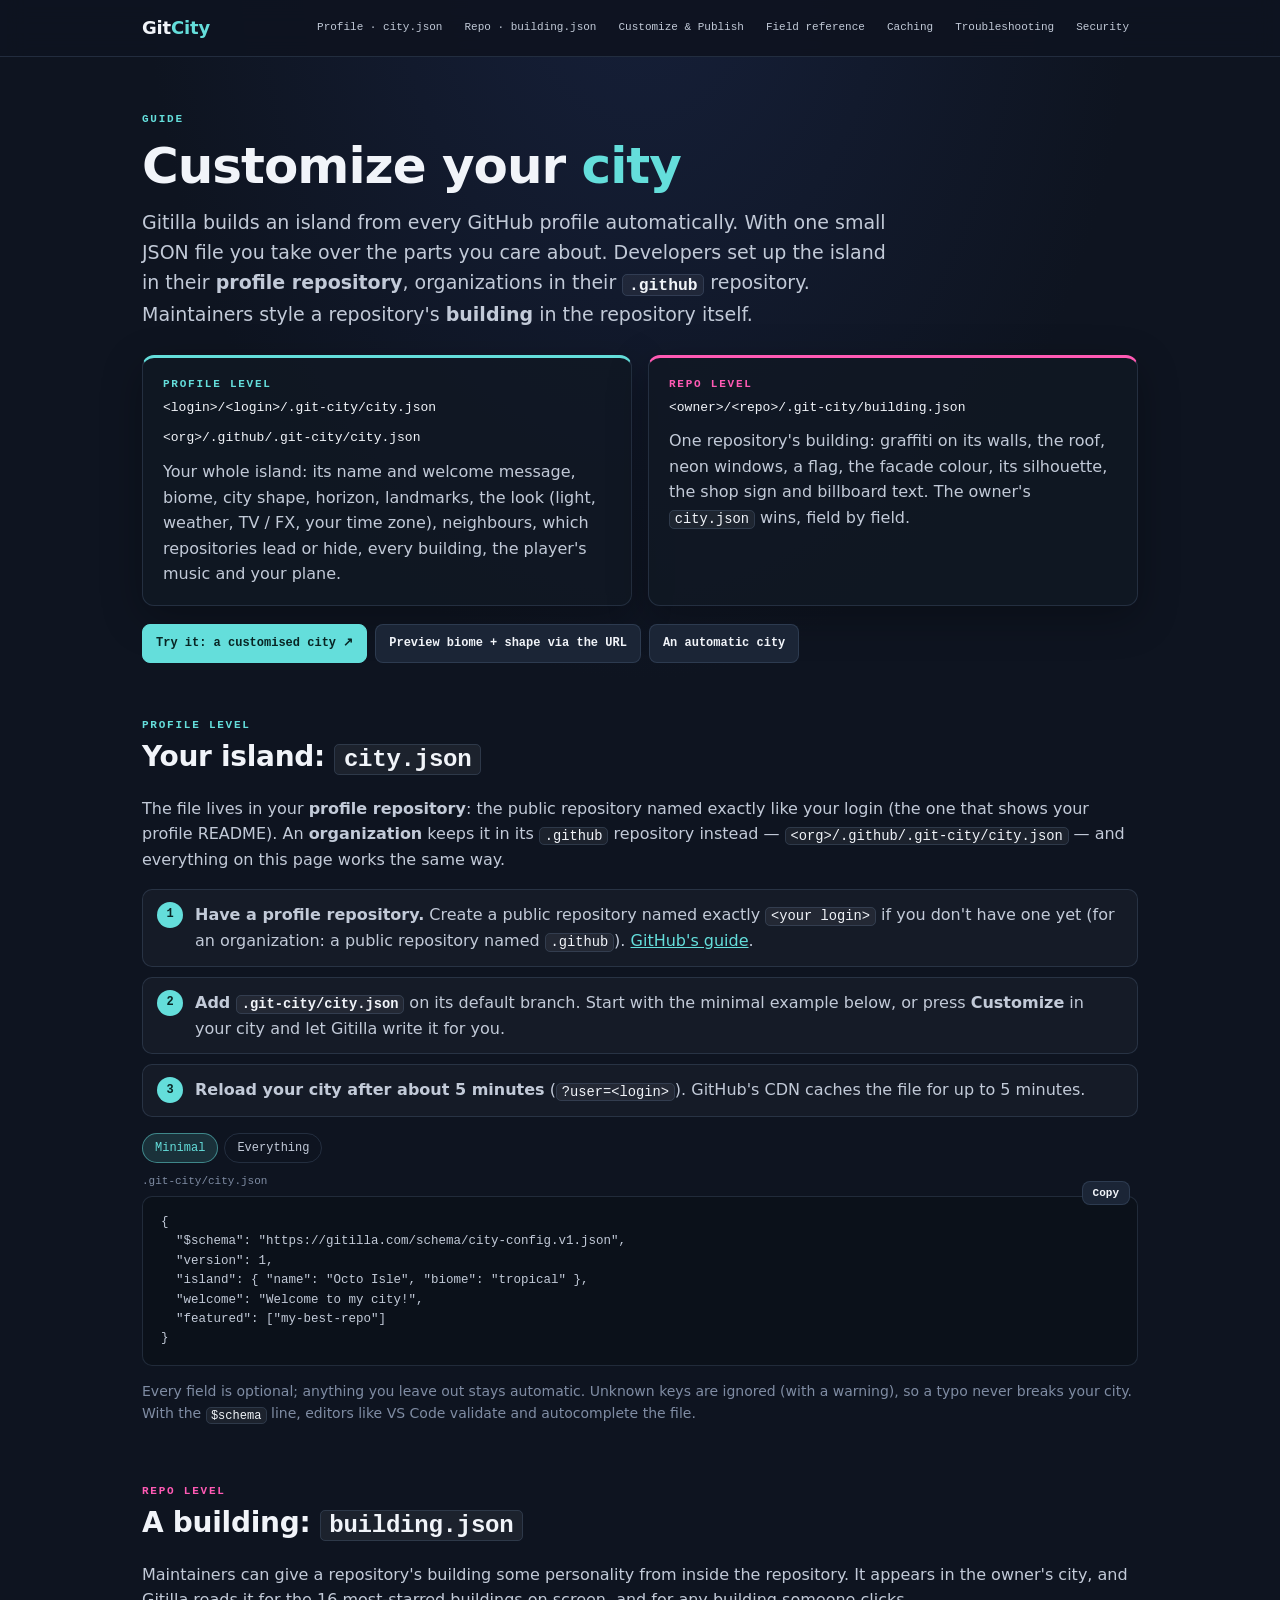
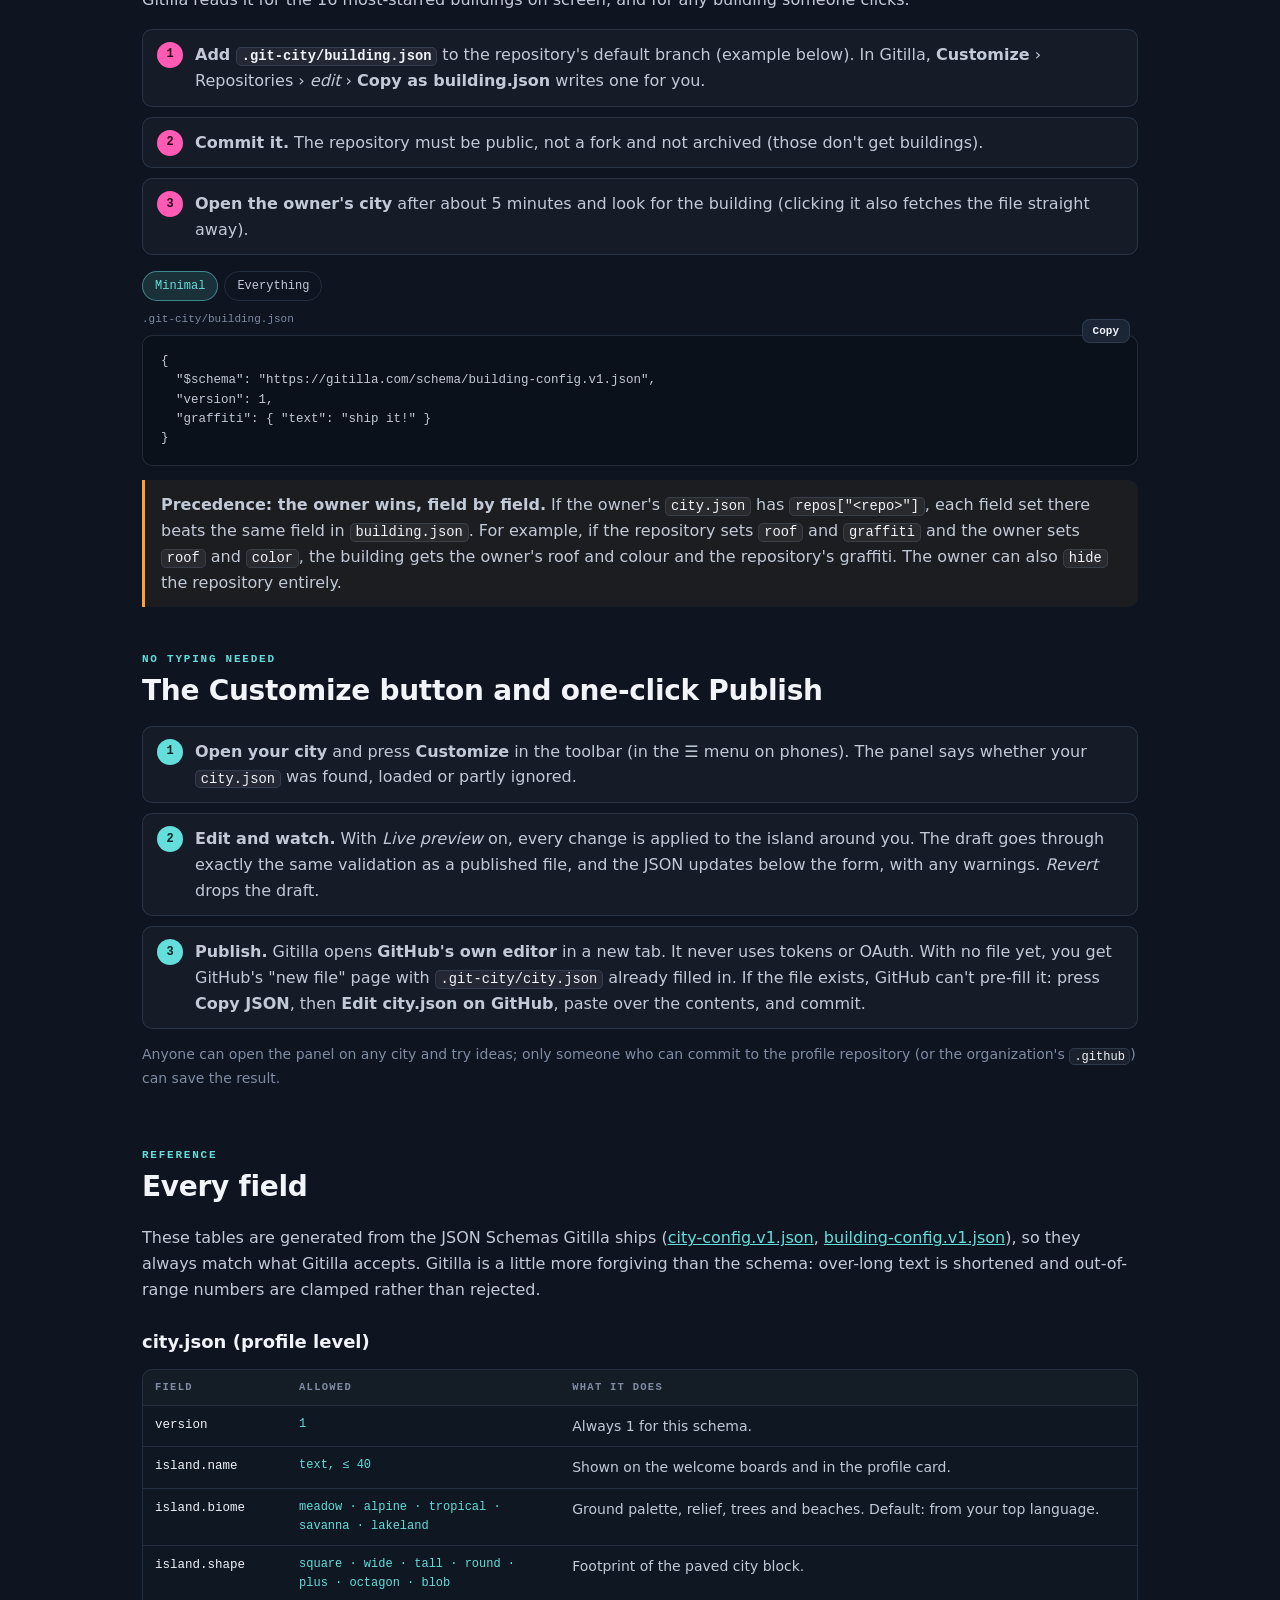
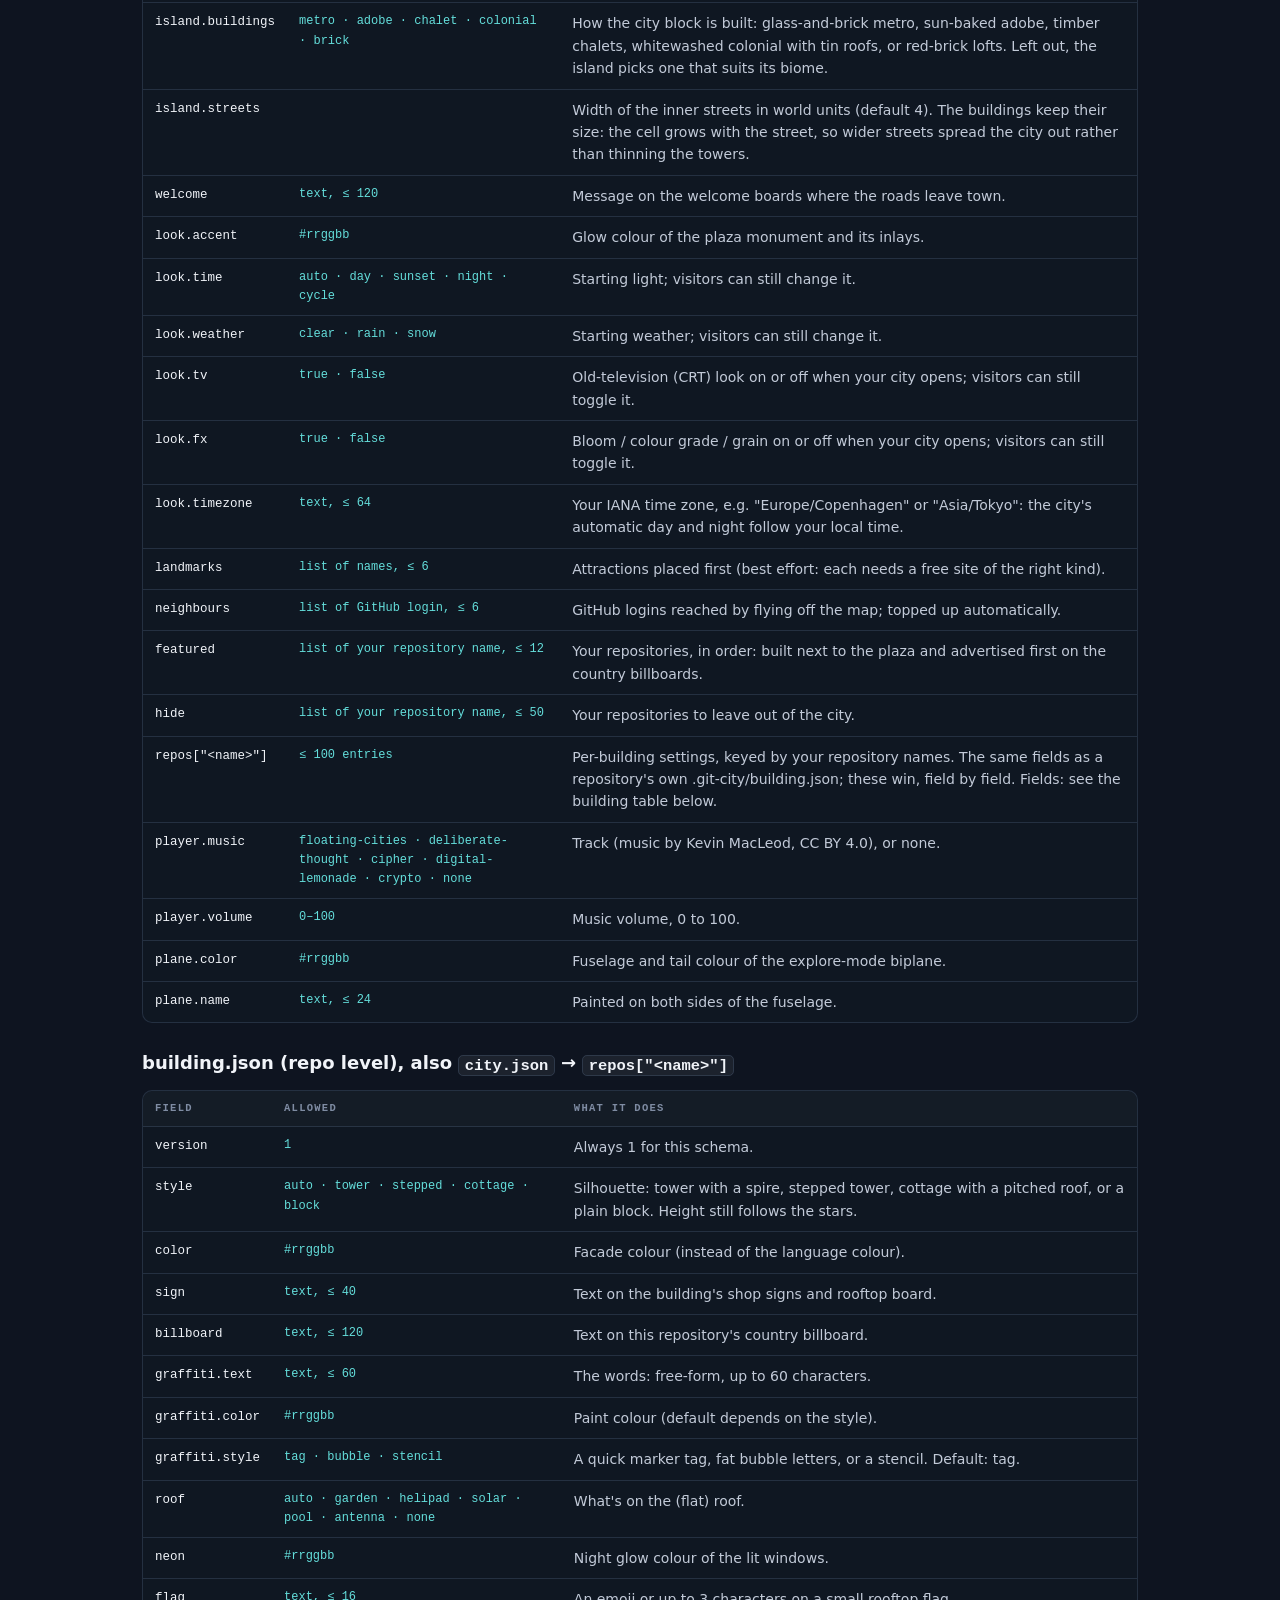
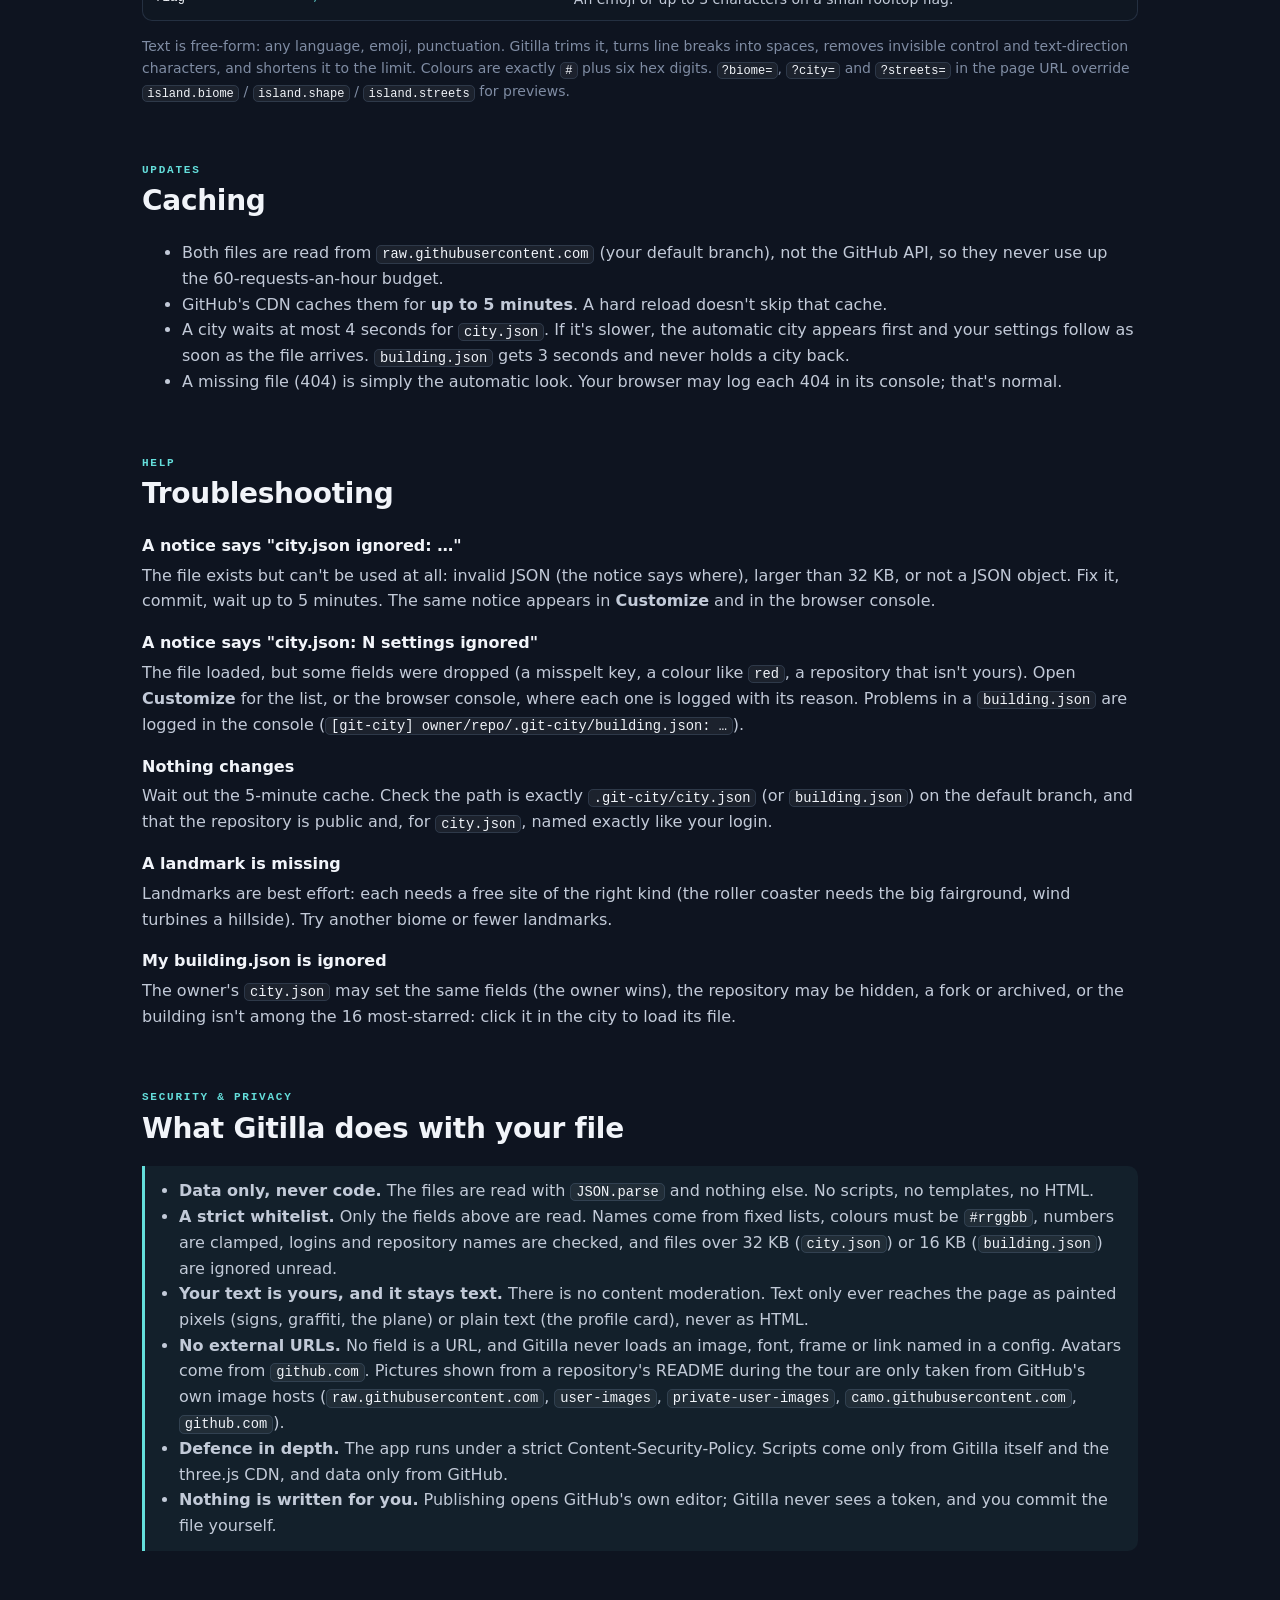
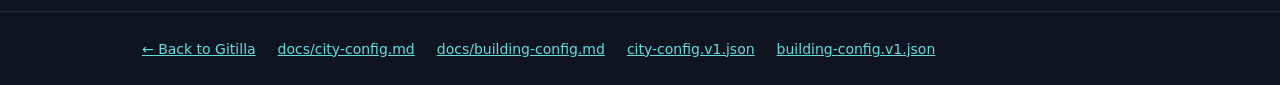
<file: public/customize.html>
<!DOCTYPE html>
<html lang="en">
<head>
<meta charset="UTF-8" />
<meta http-equiv="Content-Security-Policy" content="default-src 'self'; script-src 'self'; style-src 'self' 'unsafe-inline' https://fonts.googleapis.com; font-src https://fonts.gstatic.com; img-src 'self' data:; connect-src 'self'; frame-src 'none'; object-src 'none'; base-uri 'none'; form-action 'none'" />
<meta name="viewport" content="width=device-width, initial-scale=1.0" />
<title>Customize your city · Gitilla</title>
<meta name="description" content="How GitHub users customize their Gitilla island (city.json in the profile repo) and how maintainers style a repository's building (building.json)." />
<link rel="icon" type="image/svg+xml" href="./favicon.svg" />
<link rel="apple-touch-icon" sizes="180x180" href="./apple-touch-icon.png" />
<link rel="manifest" href="./manifest.webmanifest" />
<meta name="theme-color" content="#16180f" />
<link rel="preconnect" href="https://fonts.googleapis.com" />
<link rel="preconnect" href="https://fonts.gstatic.com" crossorigin />
<link href="https://fonts.googleapis.com/css2?family=Space+Grotesk:wght@500;600;700&family=JetBrains+Mono:wght@400;500;600&display=swap" rel="stylesheet" />
<style>
  :root {
    --ink: #0e1420; --stage: #0b111a; --panel: rgba(17, 24, 36, 0.8); --panel-solid: #131b28; --panel2: #1b2536;
    --line: rgba(110, 135, 175, 0.22); --ink-100: #f1f4f9; --ink-300: #c2cad8; --ink-500: #7f8ca3;
    --accent: #64dedb; --accent-dim: #3fb8b5; --accent-ink: #082524; --orange: #ffa03a; --purple: #8c78ff; --pink: #ff5ab4;
    --display: "Space Grotesk", ui-sans-serif, system-ui, sans-serif;
    --mono: "JetBrains Mono", ui-monospace, "SFMono-Regular", Menlo, monospace;
  }
  * { box-sizing: border-box; }
  html { scroll-behavior: smooth; }
  body { margin: 0; background: radial-gradient(ellipse at 50% -10%, #16203a 0%, var(--ink) 55%) fixed, var(--ink); color: var(--ink-300);
    font-family: var(--display); font-size: 16px; line-height: 1.6; -webkit-font-smoothing: antialiased; }
  a { color: var(--accent); }
  a:focus-visible, button:focus-visible { outline: 2px solid var(--accent); outline-offset: 2px; }
  code, pre, .mono { font-family: var(--mono); }
  code { font-size: 0.86em; color: var(--ink-100); background: rgba(255, 255, 255, 0.06); border: 1px solid var(--line); border-radius: 5px; padding: 0.05em 0.35em; }
  .wrap { max-width: 1040px; margin: 0 auto; padding: 0 22px; }
  header.top { position: sticky; top: 0; z-index: 5; background: rgba(14, 20, 32, 0.94); border-bottom: 1px solid var(--line); backdrop-filter: blur(12px); }
  header.top .wrap { display: flex; align-items: center; gap: 18px; min-height: 56px; }
  .brand { color: var(--ink-100); text-decoration: none; font-weight: 700; font-size: 18px; letter-spacing: -0.01em; white-space: nowrap; }
  .brand b { color: var(--accent); }
  nav.toc { display: flex; gap: 4px; margin-left: auto; overflow-x: auto; scrollbar-width: none; }
  nav.toc a { font-family: var(--mono); font-size: 11px; color: var(--ink-300); text-decoration: none; padding: 6px 9px; border-radius: 6px; white-space: nowrap; }
  nav.toc a:hover { color: var(--ink-100); background: rgba(255, 255, 255, 0.05); }
  .eyebrow { font-family: var(--mono); font-size: 11px; font-weight: 600; letter-spacing: 0.16em; text-transform: uppercase; color: var(--accent); }
  h1 { font-size: clamp(32px, 5vw, 50px); line-height: 1.08; letter-spacing: -0.02em; color: var(--ink-100); margin: 10px 0 14px; }
  h1 span { color: var(--accent); }
  h2 { font-size: 28px; letter-spacing: -0.01em; color: var(--ink-100); margin: 0 0 6px; }
  h3 { font-size: 18px; color: var(--ink-100); margin: 26px 0 8px; }
  .hero { padding: 54px 0 20px; }
  .hero p.lead { font-size: 19px; max-width: 760px; margin: 0; color: var(--ink-300); }
  section { padding: 34px 0 10px; scroll-margin-top: 64px; }
  .grid2 { display: grid; grid-template-columns: repeat(2, minmax(0, 1fr)); gap: 16px; }
  .card { background: var(--panel); border: 1px solid var(--line); border-radius: 12px; padding: 18px 20px; box-shadow: 0 12px 40px rgba(0, 0, 0, 0.28); }
  .card.level { border-top: 3px solid var(--accent); }
  .card.level.repo { border-top-color: var(--pink); }
  .card .path { font-family: var(--mono); font-size: 13px; color: var(--ink-100); word-break: break-all; margin: 4px 0 10px; }
  .card ul { margin: 8px 0 0; padding-left: 18px; }
  .try { display: flex; flex-wrap: wrap; gap: 8px; margin: 18px 0 0; }
  .btn { display: inline-flex; align-items: center; gap: 6px; font-family: var(--mono); font-size: 12px; font-weight: 600; text-decoration: none;
    padding: 9px 13px; border-radius: 8px; border: 1px solid var(--line); background: var(--panel2); color: var(--ink-100); cursor: pointer; }
  .btn:hover { border-color: var(--accent-dim); }
  .btn.primary { background: var(--accent); color: var(--accent-ink); border-color: var(--accent); }
  ol.steps { list-style: none; counter-reset: s; padding: 0; margin: 12px 0 0; display: grid; gap: 10px; }
  ol.steps li { counter-increment: s; position: relative; padding: 12px 14px 12px 52px; background: rgba(255, 255, 255, 0.03); border: 1px solid var(--line); border-radius: 10px; }
  ol.steps li::before { content: counter(s); position: absolute; left: 14px; top: 12px; width: 26px; height: 26px; border-radius: 50%; display: grid; place-items: center;
    font-family: var(--mono); font-size: 12px; font-weight: 600; color: var(--accent-ink); background: var(--accent); }
  .repo-steps ol.steps li::before { background: var(--pink); color: #2a0718; }
  .tabs { display: flex; gap: 6px; margin: 16px 0 0; flex-wrap: wrap; }
  .tabs button { font-family: var(--mono); font-size: 12px; padding: 7px 12px; border-radius: 999px; border: 1px solid var(--line); background: none; color: var(--ink-300); cursor: pointer; }
  .tabs button[aria-selected="true"] { background: rgba(100, 222, 219, 0.14); border-color: rgba(100, 222, 219, 0.5); color: var(--accent); }
  .code { position: relative; margin: 10px 0 0; }
  .code pre { margin: 0; padding: 16px 18px; overflow-x: auto; background: var(--stage); border: 1px solid var(--line); border-radius: 10px;
    font-size: 12.5px; line-height: 1.55; color: var(--ink-300); }
  .code .copy { position: absolute; top: 8px; right: 8px; padding: 5px 10px; font-size: 11px; }
  .code .file { font-family: var(--mono); font-size: 11px; color: var(--ink-500); margin: 0 0 6px; }
  .tablewrap { overflow-x: auto; margin: 12px 0 0; border: 1px solid var(--line); border-radius: 10px; background: var(--panel); }
  table { border-collapse: collapse; width: 100%; min-width: 640px; font-size: 14px; }
  th, td { text-align: left; vertical-align: top; padding: 9px 12px; border-bottom: 1px solid var(--line); }
  th { font-family: var(--mono); font-size: 10.5px; letter-spacing: 0.12em; text-transform: uppercase; color: var(--ink-500); font-weight: 600; background: rgba(255, 255, 255, 0.02); }
  td:first-child { font-family: var(--mono); font-size: 12.5px; color: var(--ink-100); white-space: nowrap; }
  td:nth-child(2) { font-family: var(--mono); font-size: 12px; color: var(--accent); }
  tr:last-child td { border-bottom: 0; }
  .note { font-size: 14px; color: var(--ink-500); }
  .callout { border-left: 3px solid var(--orange); background: rgba(255, 160, 58, 0.06); padding: 12px 16px; border-radius: 0 10px 10px 0; margin: 14px 0 0; }
  .callout.safe { border-left-color: var(--accent); background: rgba(100, 222, 219, 0.06); }
  dl.faq dt { color: var(--ink-100); font-weight: 600; margin: 16px 0 4px; }
  dl.faq dd { margin: 0; }
  footer { border-top: 1px solid var(--line); margin-top: 50px; padding: 26px 0 40px; font-size: 14px; color: var(--ink-500); }
  footer .wrap { display: flex; flex-wrap: wrap; gap: 8px 22px; }
  [hidden] { display: none !important; }
  @media (max-width: 760px) {
    .grid2 { grid-template-columns: minmax(0, 1fr); }
    nav.toc { display: none; }
    .hero { padding-top: 34px; }
    .hero p.lead { font-size: 17px; }
    h2 { font-size: 24px; }
  }
</style>
</head>
<body>
<header class="top">
  <div class="wrap">
    <a class="brand" href="./">Git<b>City</b></a>
    <nav class="toc" aria-label="On this page">
      <a href="#profile">Profile · city.json</a>
      <a href="#repo">Repo · building.json</a>
      <a href="#publish">Customize &amp; Publish</a>
      <a href="#reference">Field reference</a>
      <a href="#caching">Caching</a>
      <a href="#troubleshooting">Troubleshooting</a>
      <a href="#security">Security</a>
    </nav>
  </div>
</header>

<main class="wrap">
  <div class="hero">
    <div class="eyebrow">Guide</div>
    <h1>Customize your <span>city</span></h1>
    <p class="lead">Gitilla builds an island from every GitHub profile automatically. With one small JSON file you take over the parts you care about. Developers set up the island in their <b>profile repository</b>, organizations in their <b><code>.github</code></b> repository. Maintainers style a repository's <b>building</b> in the repository itself.</p>
    <div class="grid2" style="margin-top: 26px">
      <div class="card level">
        <div class="eyebrow">Profile level</div>
        <div class="path">&lt;login&gt;/&lt;login&gt;/.git-city/city.json</div>
        <div class="path" style="margin-top: 6px">&lt;org&gt;/.github/.git-city/city.json</div>
        Your whole island: its name and welcome message, biome, city shape, horizon, landmarks, the look (light, weather, TV / FX, your time zone), neighbours, which repositories lead or hide, every building, the player's music and your plane.
      </div>
      <div class="card level repo">
        <div class="eyebrow" style="color: var(--pink)">Repo level</div>
        <div class="path">&lt;owner&gt;/&lt;repo&gt;/.git-city/building.json</div>
        One repository's building: graffiti on its walls, the roof, neon windows, a flag, the facade colour, its silhouette, the shop sign and billboard text. The owner's <code>city.json</code> wins, field by field.
      </div>
    </div>
    <div class="try">
      <a class="btn primary" href="./?user=schlunsen">Try it: a customised city ↗</a>
      <a class="btn" href="./?user=schlunsen&amp;biome=tropical&amp;city=round">Preview biome + shape via the URL</a>
      <a class="btn" href="./?user=torvalds">An automatic city</a>
    </div>
  </div>

  <section id="profile">
    <div class="eyebrow">Profile level</div>
    <h2>Your island: <code>city.json</code></h2>
    <p>The file lives in your <b>profile repository</b>: the public repository named exactly like your login (the one that shows your profile README). An <b>organization</b> keeps it in its <code>.github</code> repository instead &mdash; <code>&lt;org&gt;/.github/.git-city/city.json</code> &mdash; and everything on this page works the same way.</p>
    <ol class="steps">
      <li><b>Have a profile repository.</b> Create a public repository named exactly <code>&lt;your login&gt;</code> if you don't have one yet (for an organization: a public repository named <code>.github</code>). <a href="https://docs.github.com/en/account-and-profile/how-tos/profile-customization/managing-your-profile-readme" rel="noopener">GitHub's guide</a>.</li>
      <li><b>Add <code>.git-city/city.json</code></b> on its default branch. Start with the minimal example below, or press <b>Customize</b> in your city and let Gitilla write it for you.</li>
      <li><b>Reload your city after about 5 minutes</b> (<code>?user=&lt;login&gt;</code>). GitHub's CDN caches the file for up to 5 minutes.</li>
    </ol>
    <div class="tabs" role="tablist" aria-label="city.json examples">
      <button role="tab" id="tab-city-min" aria-controls="city-min" aria-selected="true">Minimal</button>
      <button role="tab" id="tab-city-full" aria-controls="city-full" aria-selected="false">Everything</button>
    </div>
    <div class="code" id="city-min" role="tabpanel" aria-labelledby="tab-city-min">
      <p class="file">.git-city/city.json</p>
      <button class="btn copy" type="button" data-copy="city-min-code">Copy</button>
<pre id="city-min-code">{
  "$schema": "https://gitilla.com/schema/city-config.v1.json",
  "version": 1,
  "island": { "name": "Octo Isle", "biome": "tropical" },
  "welcome": "Welcome to my city!",
  "featured": ["my-best-repo"]
}</pre>
    </div>
    <div class="code" id="city-full" role="tabpanel" aria-labelledby="tab-city-full" hidden>
      <p class="file">.git-city/city.json</p>
      <button class="btn copy" type="button" data-copy="city-full-code">Copy</button>
<pre id="city-full-code">{
  "$schema": "https://gitilla.com/schema/city-config.v1.json",
  "version": 1,
  "island": { "name": "Schlunsen Isle", "biome": "tropical", "shape": "round" },
  "welcome": "Welcome to the island of broken builds",
  "look": {
    "accent": "#8c78ff", "time": "auto", "weather": "snow",
    "tv": false, "fx": true, "timezone": "Europe/Copenhagen"
  },
  "landmarks": ["rollerCoaster", "observatory", "campsite"],
  "neighbours": ["gaearon", "antfu", "sindresorhus"],
  "featured": ["git-city", "gource-view"],
  "hide": ["dotfiles"],
  "repos": {
    "git-city": {
      "style": "tower", "color": "#64dedb", "sign": "you are here",
      "graffiti": { "text": "ship it!", "color": "#ff5ab4", "style": "bubble" },
      "roof": "helipad", "neon": "#8c78ff", "flag": "🏙️"
    },
    "gource-view": { "billboard": "Watch your repo grow" }
  },
  "player": { "music": "cipher", "volume": 20 },
  "plane": { "color": "#e4574f", "name": "Spirit of Rebase" }
}</pre>
    </div>
    <p class="note">Every field is optional; anything you leave out stays automatic. Unknown keys are ignored (with a warning), so a typo never breaks your city. With the <code>$schema</code> line, editors like VS Code validate and autocomplete the file.</p>
  </section>

  <section id="repo" class="repo-steps">
    <div class="eyebrow" style="color: var(--pink)">Repo level</div>
    <h2>A building: <code>building.json</code></h2>
    <p>Maintainers can give a repository's building some personality from inside the repository. It appears in the owner's city, and Gitilla reads it for the 16 most-starred buildings on screen, and for any building someone clicks.</p>
    <ol class="steps">
      <li><b>Add <code>.git-city/building.json</code></b> to the repository's default branch (example below). In Gitilla, <b>Customize</b> › Repositories › <i>edit</i> › <b>Copy as building.json</b> writes one for you.</li>
      <li><b>Commit it.</b> The repository must be public, not a fork and not archived (those don't get buildings).</li>
      <li><b>Open the owner's city</b> after about 5 minutes and look for the building (clicking it also fetches the file straight away).</li>
    </ol>
    <div class="tabs" role="tablist" aria-label="building.json examples">
      <button role="tab" id="tab-bld-min" aria-controls="bld-min" aria-selected="true">Minimal</button>
      <button role="tab" id="tab-bld-full" aria-controls="bld-full" aria-selected="false">Everything</button>
    </div>
    <div class="code" id="bld-min" role="tabpanel" aria-labelledby="tab-bld-min">
      <p class="file">.git-city/building.json</p>
      <button class="btn copy" type="button" data-copy="bld-min-code">Copy</button>
<pre id="bld-min-code">{
  "$schema": "https://gitilla.com/schema/building-config.v1.json",
  "version": 1,
  "graffiti": { "text": "ship it!" }
}</pre>
    </div>
    <div class="code" id="bld-full" role="tabpanel" aria-labelledby="tab-bld-full" hidden>
      <p class="file">.git-city/building.json</p>
      <button class="btn copy" type="button" data-copy="bld-full-code">Copy</button>
<pre id="bld-full-code">{
  "$schema": "https://gitilla.com/schema/building-config.v1.json",
  "version": 1,
  "graffiti": { "text": "ship it!", "color": "#ff5ab4", "style": "bubble" },
  "roof": "garden",
  "neon": "#8c78ff",
  "flag": "🏴‍☠️",
  "style": "stepped",
  "color": "#e4574f",
  "sign": "open 24/7",
  "billboard": "The fastest way to ship"
}</pre>
    </div>
    <div class="callout">
      <b>Precedence: the owner wins, field by field.</b> If the owner's <code>city.json</code> has <code>repos["&lt;repo&gt;"]</code>, each field set there beats the same field in <code>building.json</code>. For example, if the repository sets <code>roof</code> and <code>graffiti</code> and the owner sets <code>roof</code> and <code>color</code>, the building gets the owner's roof and colour and the repository's graffiti. The owner can also <code>hide</code> the repository entirely.
    </div>
  </section>

  <section id="publish">
    <div class="eyebrow">No typing needed</div>
    <h2>The Customize button and one-click Publish</h2>
    <ol class="steps">
      <li><b>Open your city</b> and press <b>Customize</b> in the toolbar (in the ☰ menu on phones). The panel says whether your <code>city.json</code> was found, loaded or partly ignored.</li>
      <li><b>Edit and watch.</b> With <i>Live preview</i> on, every change is applied to the island around you. The draft goes through exactly the same validation as a published file, and the JSON updates below the form, with any warnings. <i>Revert</i> drops the draft.</li>
      <li><b>Publish.</b> Gitilla opens <b>GitHub's own editor</b> in a new tab. It never uses tokens or OAuth. With no file yet, you get GitHub's "new file" page with <code>.git-city/city.json</code> already filled in. If the file exists, GitHub can't pre-fill it: press <b>Copy JSON</b>, then <b>Edit city.json on GitHub</b>, paste over the contents, and commit.</li>
    </ol>
    <p class="note">Anyone can open the panel on any city and try ideas; only someone who can commit to the profile repository (or the organization's <code>.github</code>) can save the result.</p>
  </section>

  <section id="reference">
    <div class="eyebrow">Reference</div>
    <h2>Every field</h2>
    <p>These tables are generated from the JSON Schemas Gitilla ships (<a href="./schema/city-config.v1.json">city-config.v1.json</a>, <a href="./schema/building-config.v1.json">building-config.v1.json</a>), so they always match what Gitilla accepts. Gitilla is a little more forgiving than the schema: over-long text is shortened and out-of-range numbers are clamped rather than rejected.</p>
    <h3>city.json (profile level)</h3>
    <div class="tablewrap"><table id="ref-city"><thead><tr><th>Field</th><th>Allowed</th><th>What it does</th></tr></thead><tbody><tr><td colspan="3">Loading…</td></tr></tbody></table></div>
    <h3>building.json (repo level), also <code>city.json</code> → <code>repos["&lt;name&gt;"]</code></h3>
    <div class="tablewrap"><table id="ref-building"><thead><tr><th>Field</th><th>Allowed</th><th>What it does</th></tr></thead><tbody><tr><td colspan="3">Loading…</td></tr></tbody></table></div>
    <p class="note">Text is free-form: any language, emoji, punctuation. Gitilla trims it, turns line breaks into spaces, removes invisible control and text-direction characters, and shortens it to the limit. Colours are exactly <code>#</code> plus six hex digits. <code>?biome=</code>, <code>?city=</code> and <code>?streets=</code> in the page URL override <code>island.biome</code> / <code>island.shape</code> / <code>island.streets</code> for previews.</p>
  </section>

  <section id="caching">
    <div class="eyebrow">Updates</div>
    <h2>Caching</h2>
    <ul>
      <li>Both files are read from <code>raw.githubusercontent.com</code> (your default branch), not the GitHub API, so they never use up the 60-requests-an-hour budget.</li>
      <li>GitHub's CDN caches them for <b>up to 5 minutes</b>. A hard reload doesn't skip that cache.</li>
      <li>A city waits at most 4 seconds for <code>city.json</code>. If it's slower, the automatic city appears first and your settings follow as soon as the file arrives. <code>building.json</code> gets 3 seconds and never holds a city back.</li>
      <li>A missing file (404) is simply the automatic look. Your browser may log each 404 in its console; that's normal.</li>
    </ul>
  </section>

  <section id="troubleshooting">
    <div class="eyebrow">Help</div>
    <h2>Troubleshooting</h2>
    <dl class="faq">
      <dt>A notice says "city.json ignored: …"</dt>
      <dd>The file exists but can't be used at all: invalid JSON (the notice says where), larger than 32 KB, or not a JSON object. Fix it, commit, wait up to 5 minutes. The same notice appears in <b>Customize</b> and in the browser console.</dd>
      <dt>A notice says "city.json: N settings ignored"</dt>
      <dd>The file loaded, but some fields were dropped (a misspelt key, a colour like <code>red</code>, a repository that isn't yours). Open <b>Customize</b> for the list, or the browser console, where each one is logged with its reason. Problems in a <code>building.json</code> are logged in the console (<code>[git-city] owner/repo/.git-city/building.json: …</code>).</dd>
      <dt>Nothing changes</dt>
      <dd>Wait out the 5-minute cache. Check the path is exactly <code>.git-city/city.json</code> (or <code>building.json</code>) on the default branch, and that the repository is public and, for <code>city.json</code>, named exactly like your login.</dd>
      <dt>A landmark is missing</dt>
      <dd>Landmarks are best effort: each needs a free site of the right kind (the roller coaster needs the big fairground, wind turbines a hillside). Try another biome or fewer landmarks.</dd>
      <dt>My building.json is ignored</dt>
      <dd>The owner's <code>city.json</code> may set the same fields (the owner wins), the repository may be hidden, a fork or archived, or the building isn't among the 16 most-starred: click it in the city to load its file.</dd>
    </dl>
  </section>

  <section id="security">
    <div class="eyebrow">Security &amp; privacy</div>
    <h2>What Gitilla does with your file</h2>
    <div class="callout safe">
      <ul style="margin: 0; padding-left: 18px">
        <li><b>Data only, never code.</b> The files are read with <code>JSON.parse</code> and nothing else. No scripts, no templates, no HTML.</li>
        <li><b>A strict whitelist.</b> Only the fields above are read. Names come from fixed lists, colours must be <code>#rrggbb</code>, numbers are clamped, logins and repository names are checked, and files over 32 KB (<code>city.json</code>) or 16 KB (<code>building.json</code>) are ignored unread.</li>
        <li><b>Your text is yours, and it stays text.</b> There is no content moderation. Text only ever reaches the page as painted pixels (signs, graffiti, the plane) or plain text (the profile card), never as HTML.</li>
        <li><b>No external URLs.</b> No field is a URL, and Gitilla never loads an image, font, frame or link named in a config. Avatars come from <code>github.com</code>. Pictures shown from a repository's README during the tour are only taken from GitHub's own image hosts (<code>raw.githubusercontent.com</code>, <code>user-images</code>, <code>private-user-images</code>, <code>camo.githubusercontent.com</code>, <code>github.com</code>).</li>
        <li><b>Defence in depth.</b> The app runs under a strict Content-Security-Policy. Scripts come only from Gitilla itself and the three.js CDN, and data only from GitHub.</li>
        <li><b>Nothing is written for you.</b> Publishing opens GitHub's own editor; Gitilla never sees a token, and you commit the file yourself.</li>
      </ul>
    </div>
  </section>
</main>

<footer>
  <div class="wrap">
    <a href="./">← Back to Gitilla</a>
    <a href="https://github.com/schlunsen/git-city/blob/main/docs/city-config.md" rel="noopener">docs/city-config.md</a>
    <a href="https://github.com/schlunsen/git-city/blob/main/docs/building-config.md" rel="noopener">docs/building-config.md</a>
    <a href="./schema/city-config.v1.json">city-config.v1.json</a>
    <a href="./schema/building-config.v1.json">building-config.v1.json</a>
  </div>
</footer>
<script type="module" src="./customize-page.js"></script>
</body>
</html>
</file>
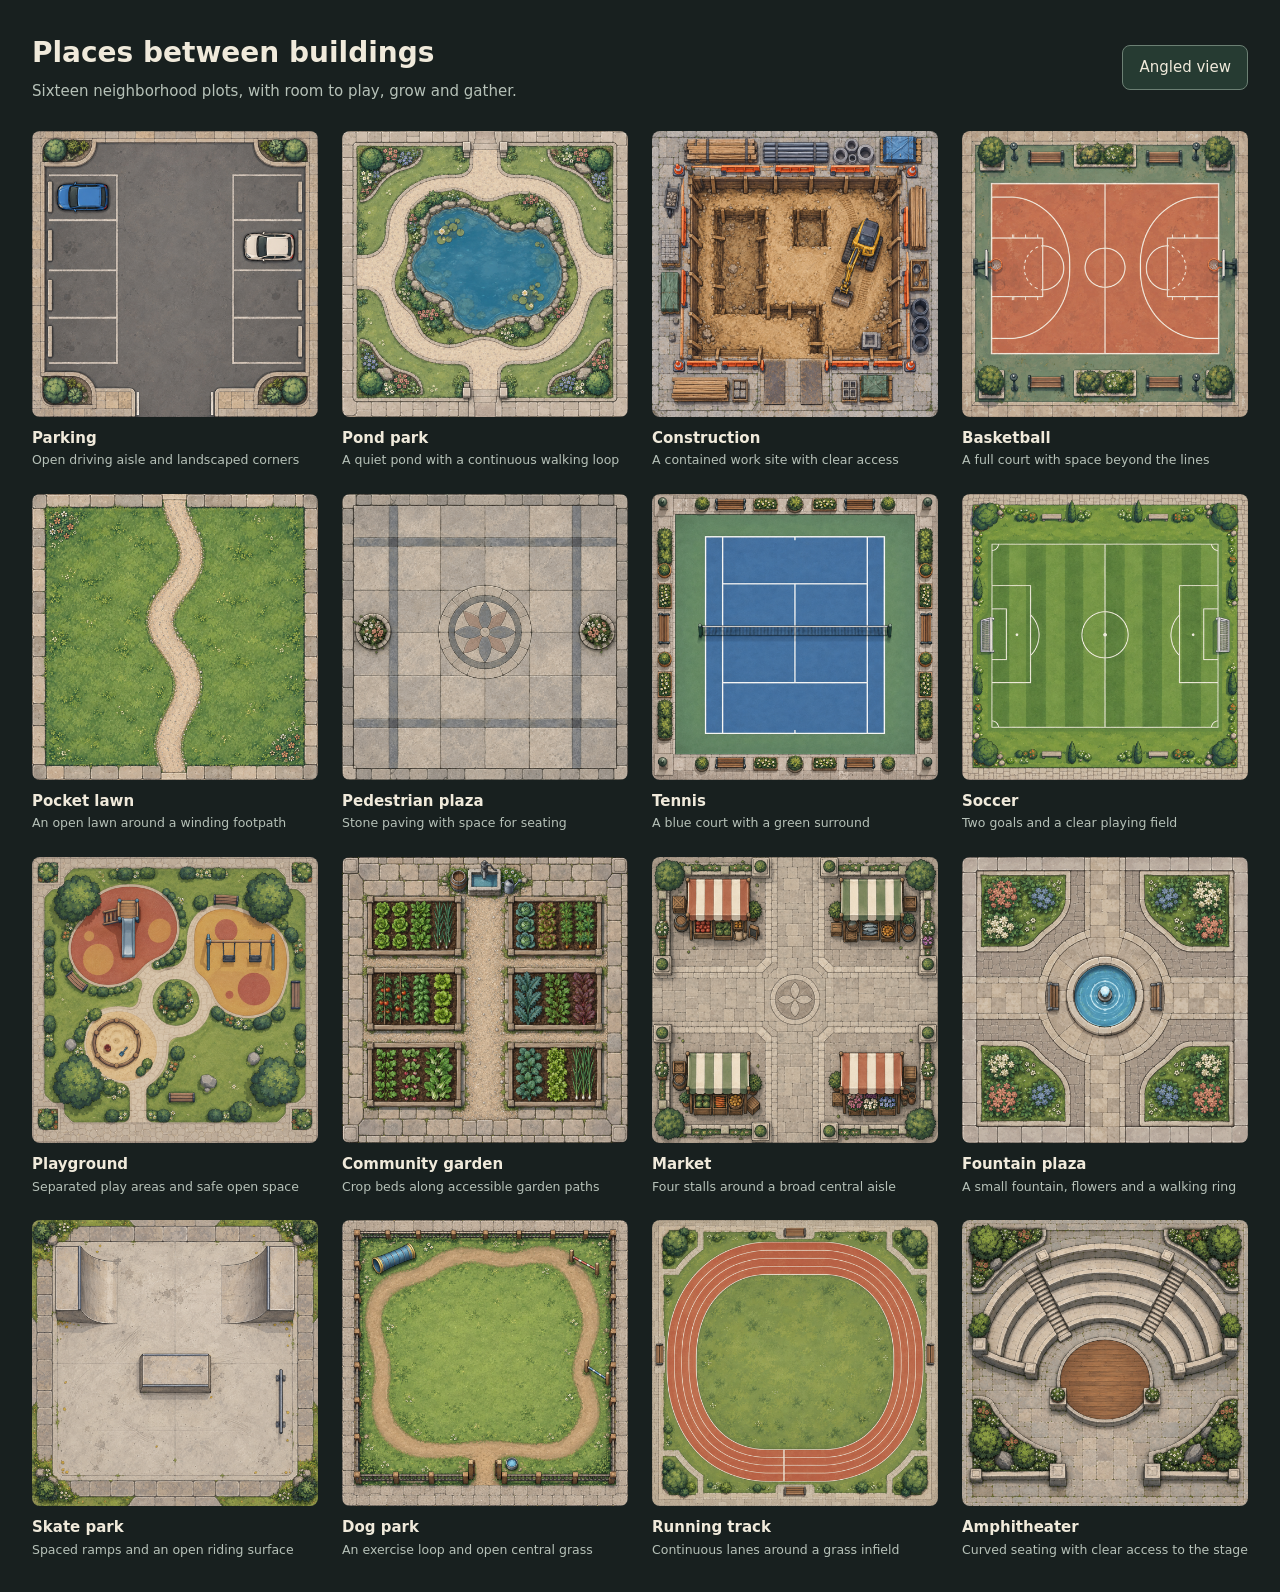
<file: public/plots-preview.html>
<!doctype html>
<html lang="en">
<head>
<meta charset="utf-8">
<meta name="viewport" content="width=device-width, initial-scale=1">
<title>Gitilla — plot collection</title>
<link rel="icon" href="./favicon.svg" type="image/svg+xml">
<style>
  * { box-sizing: border-box; }
  body { margin: 0; padding: 32px; background: #18201f; color: #f0eadb; font: 15px/1.5 system-ui, sans-serif; }
  header { max-width: 1400px; margin: 0 auto 28px; display: flex; justify-content: space-between; align-items: center; gap: 24px; flex-wrap: wrap; }
  h1 { margin: 0; font-size: 28px; font-weight: 600; }
  p { margin: 6px 0 0; color: #b6c1b8; }
  button { border: 1px solid #6c8074; border-radius: 8px; background: #263b32; padding: 10px 16px; font: inherit; color: inherit; cursor: pointer; }
  button:focus-visible, a:focus-visible { outline: 3px solid #a9dabb; outline-offset: 4px; }
  button[aria-pressed="true"] { background: #50664e; }
  main { max-width: 1400px; margin: auto; display: grid; grid-template-columns: repeat(4, minmax(0, 1fr)); gap: 24px; }
  figure { margin: 0; }
  .tile { background: #111923; aspect-ratio: 1; display: grid; place-items: center; overflow: hidden; border-radius: 8px; }
  img { width: 100%; height: auto; display: block; transition: transform .2s; }
  body.angled img { transform: scale(.8) rotateX(45deg) rotateZ(45deg); }
  figcaption { padding-top: 10px; }
  strong { font-weight: 600; }
  small { display: block; color: #b6c1b8; margin-top: 2px; }
  a { color: #cde4d0; }
  @media(max-width: 850px) { main { grid-template-columns: repeat(2, minmax(0, 1fr)); } body { padding: 20px; } }
  @media(prefers-reduced-motion: reduce) { img { transition: none; } }
</style>
</head>
<body>
<header>
  <div><h1>Places between buildings</h1><p>Sixteen neighborhood plots, with room to play, grow and gather.</p></div>
  <button id="angle" type="button" aria-pressed="false">Angled view</button>
</header>
<main id="plots"></main>
<script type="module">
import { LOT_KINDS, LOT_ASSET_VERSION } from './city/lots.js?v=plots-20260913';
const details = {
  parking: ['Parking', 'Open driving aisle and landscaped corners'],
  'pond-park': ['Pond park', 'A quiet pond with a continuous walking loop'],
  construction: ['Construction', 'A contained work site with clear access'],
  basketball: ['Basketball', 'A full court with space beyond the lines'],
  lawn: ['Pocket lawn', 'An open lawn around a winding footpath'],
  paved: ['Pedestrian plaza', 'Stone paving with space for seating'],
  tennis: ['Tennis', 'A blue court with a green surround'],
  soccer: ['Soccer', 'Two goals and a clear playing field'],
  playground: ['Playground', 'Separated play areas and safe open space'],
  garden: ['Community garden', 'Crop beds along accessible garden paths'],
  market: ['Market', 'Four stalls around a broad central aisle'],
  fountain: ['Fountain plaza', 'A small fountain, flowers and a walking ring'],
  skate: ['Skate park', 'Spaced ramps and an open riding surface'],
  'dog-park': ['Dog park', 'An exercise loop and open central grass'],
  track: ['Running track', 'Continuous lanes around a grass infield'],
  amphitheater: ['Amphitheater', 'Curved seating with clear access to the stage'],
};
for (const { kind, sprite } of LOT_KINDS) {
  const [title, description] = details[kind];
  const figure = document.createElement('figure');
  const tile = document.createElement('a');
  tile.className = 'tile'; tile.href = `./assets/lots-${sprite}.png?v=${LOT_ASSET_VERSION}`;
  const img = new Image(); img.src = tile.href; img.alt = `${title}: ${description}`; img.width = 512; img.height = 512;
  tile.append(img);
  const caption = document.createElement('figcaption');
  const name = document.createElement('strong'); name.textContent = title;
  const detail = document.createElement('small'); detail.textContent = description;
  caption.append(name, detail); figure.append(tile, caption); document.querySelector('main').append(figure);
}
document.querySelector('#angle').addEventListener('click', (event) => {
  const angled = document.body.classList.toggle('angled');
  event.currentTarget.setAttribute('aria-pressed', String(angled));
});
</script>
</body>
</html>
</file>
